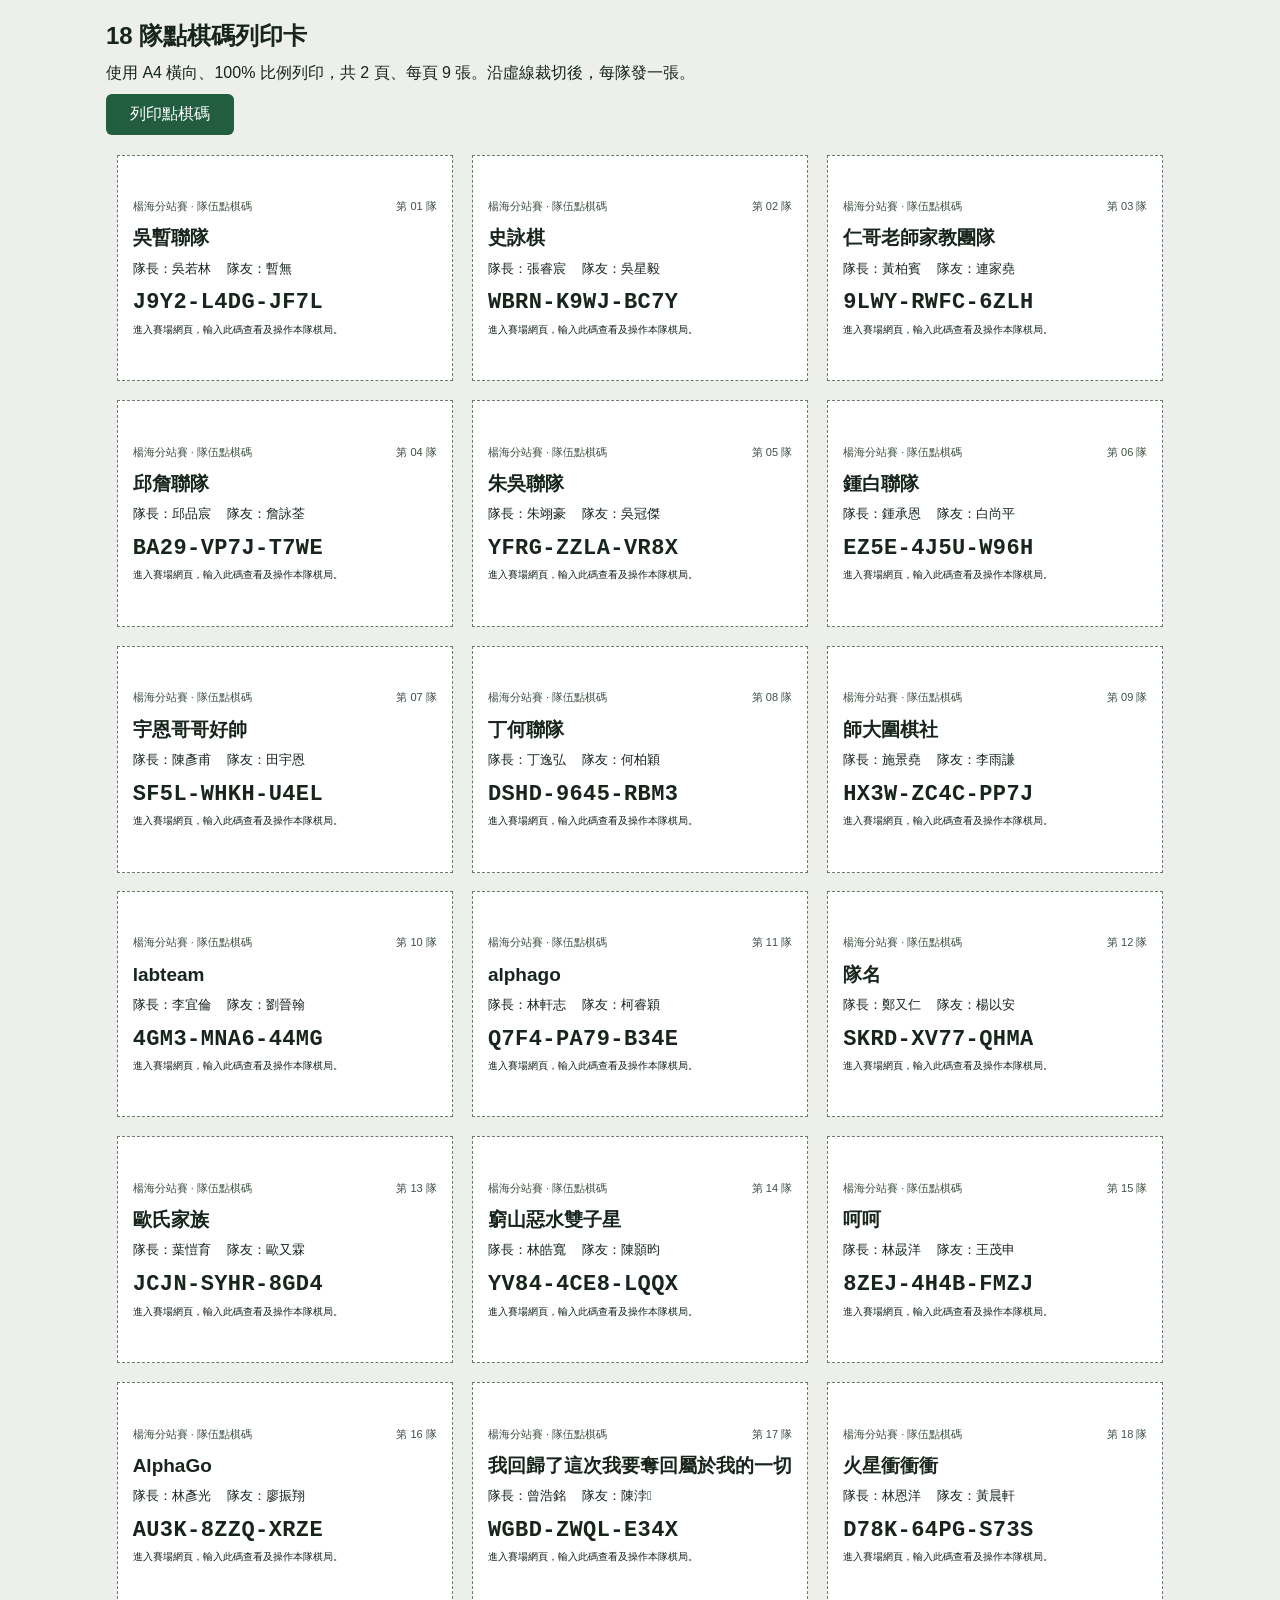
<file: TEAM-CODES.html>
<!doctype html>
<html lang="zh-Hant">
<head>
  <meta charset="utf-8">
  <meta name="viewport" content="width=device-width, initial-scale=1">
  <title>楊海分站賽 · 18 隊點棋碼列印卡</title>
  <style>
    * { box-sizing: border-box; }
    body { margin: 0; background: #ecefea; color: #17251d; font-family: "Microsoft JhengHei", "Noto Sans TC", sans-serif; }
    .toolbar { max-width: 1100px; margin: 20px auto; padding: 0 16px; }
    .toolbar h1 { margin: 0 0 8px; font-size: 24px; }
    .toolbar p { margin: 8px 0; line-height: 1.6; }
    button { padding: 10px 24px; font: inherit; border: 0; border-radius: 6px; background: #215d3e; color: white; cursor: pointer; }
    .page { width: 277mm; height: 190mm; margin: 18px auto; display: grid; grid-template-columns: repeat(3, minmax(0, 1fr)); grid-template-rows: repeat(3, minmax(0, 1fr)); gap: 5mm; }
    .card { display: flex; flex-direction: column; justify-content: center; min-width: 0; padding: 4mm; border: 1px dashed #69796d; background: white; break-inside: avoid; page-break-inside: avoid; }
    .card header { display: flex; justify-content: space-between; gap: 8px; font-size: 11px; color: #3f5145; }
    .card h2 { margin: 3mm 0 2mm; font-size: 19px; line-height: 1.35; overflow-wrap: anywhere; }
    .players { display: flex; flex-wrap: wrap; gap: 3px 16px; margin: 0; font-size: 13px; line-height: 1.5; }
    .code { margin: 3mm 0 1mm; font: bold 22px/1.3 Consolas, "Courier New", monospace; white-space: nowrap; letter-spacing: .4px; }
    .hint { margin: 0; font-size: 10px; line-height: 1.5; }
    @page { size: A4 landscape; margin: 10mm; }
    @media print {
      body { background: white; color: black; }
      .toolbar { display: none; }
      .page { margin: 0; break-after: page; page-break-after: always; }
      .page:last-child { break-after: auto; page-break-after: auto; }
      .card { border-color: #666; }
    }
  </style>
</head>
<body>
  <div class="toolbar">
    <h1>18 隊點棋碼列印卡</h1>
    <p>使用 A4 橫向、100% 比例列印，共 2 頁、每頁 9 張。沿虛線裁切後，每隊發一張。</p>
    <button type="button" onclick="window.print()">列印點棋碼</button>
  </div>
  <section class="page" aria-label="點棋碼列印頁">
    <article class="card" aria-label="第 01 隊 吳暫聯隊">
      <header><span>楊海分站賽 · 隊伍點棋碼</span><span>第 01 隊</span></header>
      <h2>吳暫聯隊</h2>
      <p class="players"><span>隊長：吳若林</span><span>隊友：暫無</span></p>
      <p class="code">J9Y2-L4DG-JF7L</p>
      <p class="hint">進入賽場網頁，輸入此碼查看及操作本隊棋局。</p>
    </article>
    <article class="card" aria-label="第 02 隊 史詠棋">
      <header><span>楊海分站賽 · 隊伍點棋碼</span><span>第 02 隊</span></header>
      <h2>史詠棋</h2>
      <p class="players"><span>隊長：張睿宸</span><span>隊友：吳星毅</span></p>
      <p class="code">WBRN-K9WJ-BC7Y</p>
      <p class="hint">進入賽場網頁，輸入此碼查看及操作本隊棋局。</p>
    </article>
    <article class="card" aria-label="第 03 隊 仁哥老師家教團隊">
      <header><span>楊海分站賽 · 隊伍點棋碼</span><span>第 03 隊</span></header>
      <h2>仁哥老師家教團隊</h2>
      <p class="players"><span>隊長：黃柏賓</span><span>隊友：連家堯</span></p>
      <p class="code">9LWY-RWFC-6ZLH</p>
      <p class="hint">進入賽場網頁，輸入此碼查看及操作本隊棋局。</p>
    </article>
    <article class="card" aria-label="第 04 隊 邱詹聯隊">
      <header><span>楊海分站賽 · 隊伍點棋碼</span><span>第 04 隊</span></header>
      <h2>邱詹聯隊</h2>
      <p class="players"><span>隊長：邱品宸</span><span>隊友：詹詠荃</span></p>
      <p class="code">BA29-VP7J-T7WE</p>
      <p class="hint">進入賽場網頁，輸入此碼查看及操作本隊棋局。</p>
    </article>
    <article class="card" aria-label="第 05 隊 朱吳聯隊">
      <header><span>楊海分站賽 · 隊伍點棋碼</span><span>第 05 隊</span></header>
      <h2>朱吳聯隊</h2>
      <p class="players"><span>隊長：朱翊豪</span><span>隊友：吳冠傑</span></p>
      <p class="code">YFRG-ZZLA-VR8X</p>
      <p class="hint">進入賽場網頁，輸入此碼查看及操作本隊棋局。</p>
    </article>
    <article class="card" aria-label="第 06 隊 鍾白聯隊">
      <header><span>楊海分站賽 · 隊伍點棋碼</span><span>第 06 隊</span></header>
      <h2>鍾白聯隊</h2>
      <p class="players"><span>隊長：鍾承恩</span><span>隊友：白尚平</span></p>
      <p class="code">EZ5E-4J5U-W96H</p>
      <p class="hint">進入賽場網頁，輸入此碼查看及操作本隊棋局。</p>
    </article>
    <article class="card" aria-label="第 07 隊 宇恩哥哥好帥">
      <header><span>楊海分站賽 · 隊伍點棋碼</span><span>第 07 隊</span></header>
      <h2>宇恩哥哥好帥</h2>
      <p class="players"><span>隊長：陳彥甫</span><span>隊友：田宇恩</span></p>
      <p class="code">SF5L-WHKH-U4EL</p>
      <p class="hint">進入賽場網頁，輸入此碼查看及操作本隊棋局。</p>
    </article>
    <article class="card" aria-label="第 08 隊 丁何聯隊">
      <header><span>楊海分站賽 · 隊伍點棋碼</span><span>第 08 隊</span></header>
      <h2>丁何聯隊</h2>
      <p class="players"><span>隊長：丁逸弘</span><span>隊友：何柏穎</span></p>
      <p class="code">DSHD-9645-RBM3</p>
      <p class="hint">進入賽場網頁，輸入此碼查看及操作本隊棋局。</p>
    </article>
    <article class="card" aria-label="第 09 隊 師大圍棋社">
      <header><span>楊海分站賽 · 隊伍點棋碼</span><span>第 09 隊</span></header>
      <h2>師大圍棋社</h2>
      <p class="players"><span>隊長：施景堯</span><span>隊友：李雨謙</span></p>
      <p class="code">HX3W-ZC4C-PP7J</p>
      <p class="hint">進入賽場網頁，輸入此碼查看及操作本隊棋局。</p>
    </article>
  </section>
  <section class="page" aria-label="點棋碼列印頁">
    <article class="card" aria-label="第 10 隊 labteam">
      <header><span>楊海分站賽 · 隊伍點棋碼</span><span>第 10 隊</span></header>
      <h2>labteam</h2>
      <p class="players"><span>隊長：李宜倫</span><span>隊友：劉晉翰</span></p>
      <p class="code">4GM3-MNA6-44MG</p>
      <p class="hint">進入賽場網頁，輸入此碼查看及操作本隊棋局。</p>
    </article>
    <article class="card" aria-label="第 11 隊 alphago">
      <header><span>楊海分站賽 · 隊伍點棋碼</span><span>第 11 隊</span></header>
      <h2>alphago</h2>
      <p class="players"><span>隊長：林軒志</span><span>隊友：柯睿穎</span></p>
      <p class="code">Q7F4-PA79-B34E</p>
      <p class="hint">進入賽場網頁，輸入此碼查看及操作本隊棋局。</p>
    </article>
    <article class="card" aria-label="第 12 隊 隊名">
      <header><span>楊海分站賽 · 隊伍點棋碼</span><span>第 12 隊</span></header>
      <h2>隊名</h2>
      <p class="players"><span>隊長：鄭又仁</span><span>隊友：楊以安</span></p>
      <p class="code">SKRD-XV77-QHMA</p>
      <p class="hint">進入賽場網頁，輸入此碼查看及操作本隊棋局。</p>
    </article>
    <article class="card" aria-label="第 13 隊 歐氏家族">
      <header><span>楊海分站賽 · 隊伍點棋碼</span><span>第 13 隊</span></header>
      <h2>歐氏家族</h2>
      <p class="players"><span>隊長：葉愷育</span><span>隊友：歐又霖</span></p>
      <p class="code">JCJN-SYHR-8GD4</p>
      <p class="hint">進入賽場網頁，輸入此碼查看及操作本隊棋局。</p>
    </article>
    <article class="card" aria-label="第 14 隊 窮山惡水雙子星">
      <header><span>楊海分站賽 · 隊伍點棋碼</span><span>第 14 隊</span></header>
      <h2>窮山惡水雙子星</h2>
      <p class="players"><span>隊長：林皓寬</span><span>隊友：陳顥昀</span></p>
      <p class="code">YV84-4CE8-LQQX</p>
      <p class="hint">進入賽場網頁，輸入此碼查看及操作本隊棋局。</p>
    </article>
    <article class="card" aria-label="第 15 隊 呵呵">
      <header><span>楊海分站賽 · 隊伍點棋碼</span><span>第 15 隊</span></header>
      <h2>呵呵</h2>
      <p class="players"><span>隊長：林晸洋</span><span>隊友：王茂申</span></p>
      <p class="code">8ZEJ-4H4B-FMZJ</p>
      <p class="hint">進入賽場網頁，輸入此碼查看及操作本隊棋局。</p>
    </article>
    <article class="card" aria-label="第 16 隊 AlphaGo">
      <header><span>楊海分站賽 · 隊伍點棋碼</span><span>第 16 隊</span></header>
      <h2>AlphaGo</h2>
      <p class="players"><span>隊長：林彥光</span><span>隊友：廖振翔</span></p>
      <p class="code">AU3K-8ZZQ-XRZE</p>
      <p class="hint">進入賽場網頁，輸入此碼查看及操作本隊棋局。</p>
    </article>
    <article class="card" aria-label="第 17 隊 我回歸了這次我要奪回屬於我的一切">
      <header><span>楊海分站賽 · 隊伍點棋碼</span><span>第 17 隊</span></header>
      <h2>我回歸了這次我要奪回屬於我的一切</h2>
      <p class="players"><span>隊長：曾浩銘</span><span>隊友：陳浡𠄘</span></p>
      <p class="code">WGBD-ZWQL-E34X</p>
      <p class="hint">進入賽場網頁，輸入此碼查看及操作本隊棋局。</p>
    </article>
    <article class="card" aria-label="第 18 隊 火星衝衝衝">
      <header><span>楊海分站賽 · 隊伍點棋碼</span><span>第 18 隊</span></header>
      <h2>火星衝衝衝</h2>
      <p class="players"><span>隊長：林恩洋</span><span>隊友：黃晨軒</span></p>
      <p class="code">D78K-64PG-S73S</p>
      <p class="hint">進入賽場網頁，輸入此碼查看及操作本隊棋局。</p>
    </article>
  </section>
</body>
</html>
</file>
